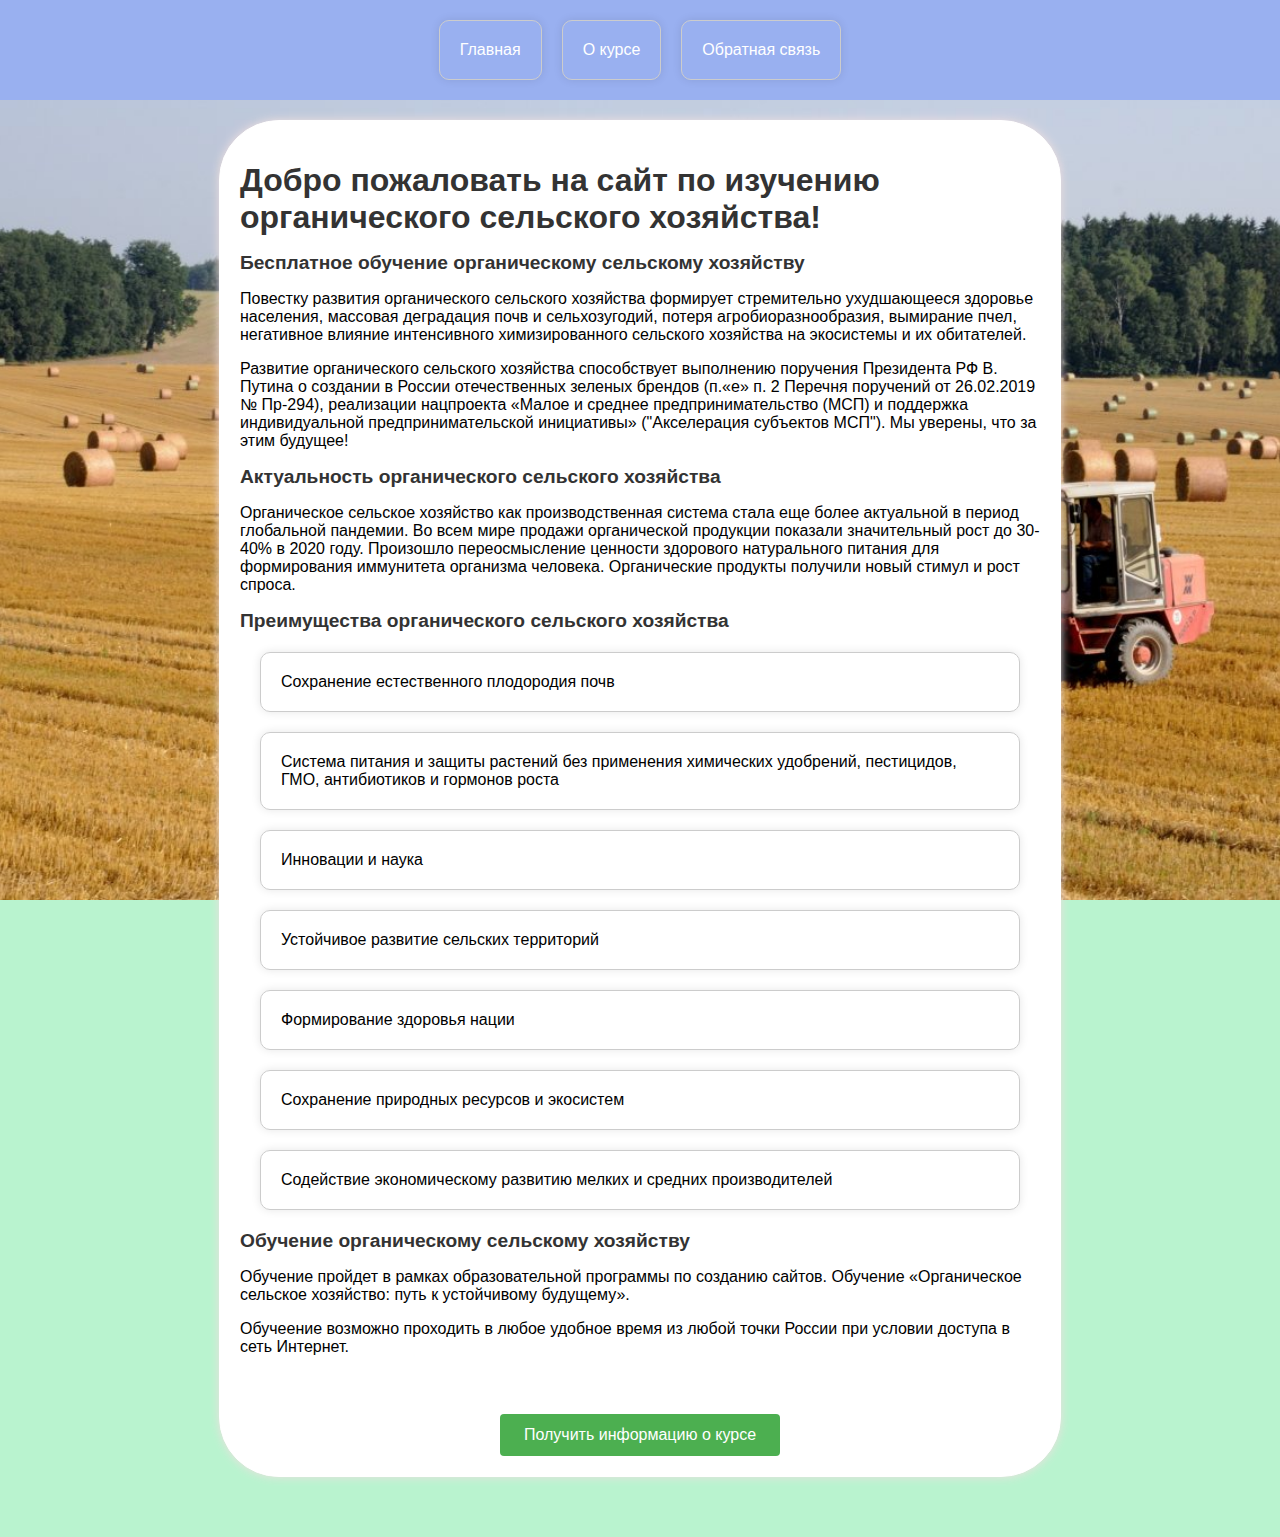
<file: index.html>
<!DOCTYPE html>
<html lang="ru">
<head>
  <meta charset="UTF-8">
  <meta name="viewport" content="width=device-width, initial-scale=1.0">
  <title>Главная страница</title>
  <link rel="stylesheet" href="style.css">
</head>
<body>
  <header>
    <nav>
      <ul>
        <li><a href="#" id="home-link" class="ll">Главная</a></li>
        <li><a href="#" id="about-link">О курсе</a></li>
        <li><a href="#" id="contact-link">Обратная связь</a></li>
      </ul>
    </nav>
  </header>

  <main>

    <section id="home-content">
        <h1>Добро пожаловать на сайт по изучению органического сельского хозяйства!</h1>
        <h2>Бесплатное обучение органическому сельскому хозяйству</h2>
    <p>Повестку развития органического сельского хозяйства формирует стремительно ухудшающееся здоровье населения, массовая деградация почв и сельхозугодий, потеря агробиоразнообразия, вымирание пчел, негативное влияние интенсивного химизированного сельского хозяйства на экосистемы и их обитателей.</p>
    <p>Развитие органического сельского хозяйства способствует выполнению поручения Президента РФ В. Путина о создании в России отечественных зеленых брендов 
        (п.«е» п. 2 Перечня поручений от 26.02.2019 № Пр-294), реализации нацпроекта «Малое и среднее предпринимательство (МСП) и поддержка индивидуальной 
        предпринимательской инициативы» ("Акселерация субъектов МСП"). Мы уверены, что за этим будущее!</p>
    
    <h2>Актуальность органического сельского хозяйства</h2>
    <p>Органическое сельское хозяйство как производственная система стала еще более актуальной в период глобальной пандемии. Во всем мире продажи органической продукции показали значительный рост до 30-40% в 2020 году. Произошло переосмысление ценности здорового натурального питания для формирования иммунитета организма человека. Органические продукты получили новый стимул и рост спроса.</p>
    <h2>Преимущества органического сельского хозяйства</h2>
    <ul>
        <li class="ll">Сохранение естественного плодородия почв</li>
        <li>Система питания и защиты растений без применения химических удобрений, пестицидов, ГМО, антибиотиков и гормонов роста</li>
        <li>Инновации и наука</li>
        <li>Устойчивое развитие сельских территорий</li>
        <li>Формирование здоровья нации</li>
        <li>Сохранение природных ресурсов и экосистем</li>
        <li>Содействие экономическому развитию мелких и средних производителей</li>
    </ul>
    <h2>Обучение органическому сельскому хозяйству</h2>
    <p>Обучение пройдет в рамках образовательной программы по созданию сайтов. Обучение «Органическое сельское хозяйство: путь к устойчивому будущему».</p>
    <p>Обучеение возможно проходить в любое удобное время из любой точки России при условии доступа в сеть Интернет.</p>

    <div id="next-button">
    </br>
    <button type="submit" id="about-link1">Получить информацию о курсе</button>
    </div>
    <div id="countdown"></div>
      </section>

    <section id="about-content" style="display: none;">
      
<h1>Описание курса</h1> 
<h3>Органическое сельское хозяйство: путь к устойчивому будущему</h3>
<p>Этот курс по органическому сельскому хозяйству откроет для вас мир устойчивого земледелия. Вы погрузитесь в изучение принципов и 
    практик, которые не только производят здоровые, экологически чистые продукты, но и способствуют сохранению окружающей среды и биоразнообразия. 
    Будь вы опытным фермером, начинающим агрономом или просто неравнодушным к экологичному образу жизни, этот курс станет для вас всеобъемлющим путешествием 
    в мир органического земледелия.</p> 
    <h3>Ключевые моменты</h3> 
    <ul> 
        <li>Исследуйте богатую историю и эволюцию органического сельского хозяйства - 
        от традиционных методов до современных инноваций.</li> 
        <li>Изучите, как органическое земледелие поддерживает здоровье почвы, биоразнообразие и баланс экосистемы.</li> 
        <li>Освойте искусство выращивания культур без синтетических химикатов, пестицидов и ГМО.</li> 
        <li>Получите знания о устойчивых агротехнических приемах, которые сберегают воду, снижают загрязнение и борются с изменением климата.</li> 
        <li>Разберитесь в экономической жизнеспособности и растущем спросе на органическую продукцию.</li> 
        <li>Взаимодействуйте с экспертами, изучайте кейсы и участвуйте в практических занятиях, чтобы углубить свои знания и навыки в органическом земледелии.</li> 
    </ul> 
    <h3>Кому подойдет этот курс</h3> 
    <ul> 
        <li>Фермерам, желающим перейти на органические методы ведения хозяйства.</li> 
        <li>Энтузиастам сельского хозяйства, интересующимся устойчивыми практиками.</li> 
        <li>Защитникам окружающей среды и сторонникам здорового образа жизни.</li> 
        <li>Студентам и специалистам, стремящимся расширить свои знания в экологичном земледелии.</li> 
    </ul> 
    <h3>Почему выбрать этот курс</h3> 
    <ul> 
        <li>Приобретите практические навыки, соответствующие глобальным тенденциям к органическому и устойчивому сельскому хозяйству.</li> 
        <li>Присоединитесь к сообществу единомышленников, заинтересованных в сохранении природы и продвижении здорового образа жизни.</li>
         <li>Расширьте свои знания, которые могут привести к увлекательной карьере в быстрорастущей индустрии органического земледелия.</li> 
        </ul> 
        <p>Проходя этот курс по органическому сельскому хозяйству, вы отправляетесь в захватывающее путешествие к более зеленому, здоровому и устойчивому 
            будущему для сельского хозяйства и нашей планеты.</p>
        <div id="next-button1">
        </br>
        <button type="submit" id="about-link1">Перейти к изучению материалов курса</button>
        </div>
        <div id="countdown"></div>
            <script>
      const nextButton = document.getElementById('next-button1');
      const button = nextButton.querySelector('button');
        button.addEventListener('click', () => {
          window.location.href = 'lesson-1.html'; // 
      });
        </script>
    </section>

    <section id="contact-content" style="display: none;">
            <h2>Оставьте отзыв о курсе в форме ниже </h2>
            <p style="color: red; font-weight: bold;"> (форма на тех. обслуживании, направляйте пожелания и предложения на my@dadevyatkin.ru)</p>
            <form id="feedback-form">
              <label for="name">Ваше имя:</label>
              <input type="text" id="name" name="name">
              
              <label for="email">Ваш Email:</label>
              <input type="email" id="email" name="email">
              
              <label for="message">Ваши пожелания и предложения:</label>
              <textarea id="message" name="message" rows="4"></textarea>
              
              <button type="submit">Отправить пожелания!</button>
            </form>
          </section>
  </main>

  <script src="script.js"></script>
</body>
</html>
</file>
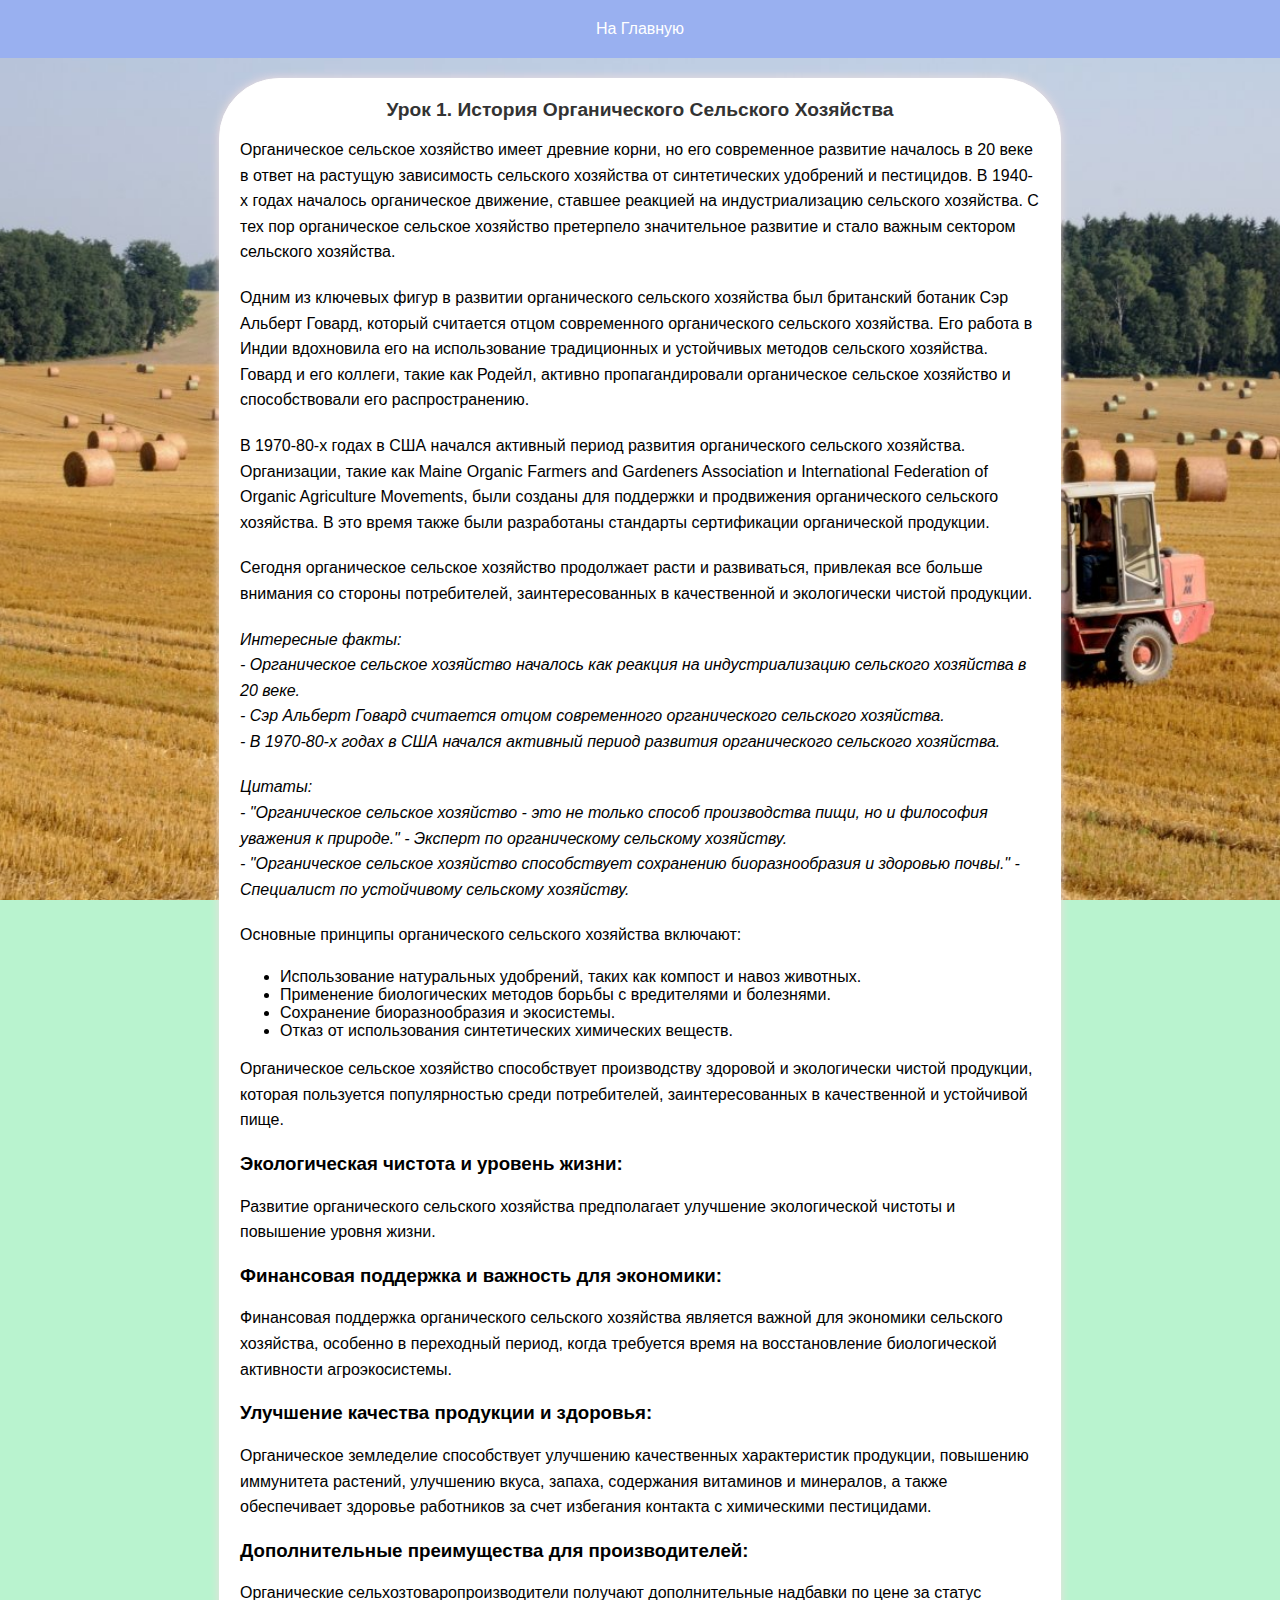
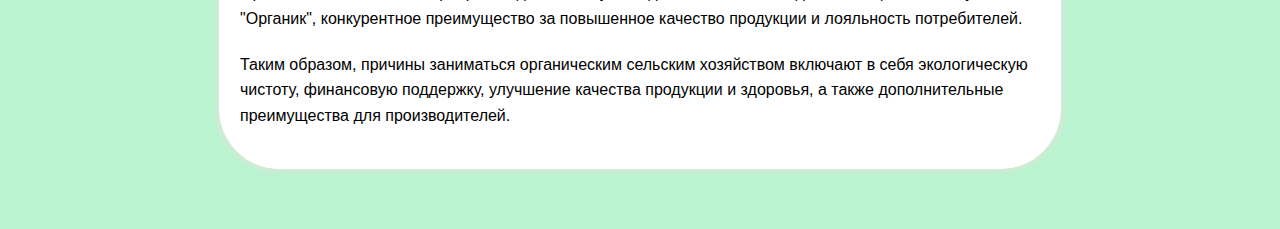
<file: lesson-1.html>
<!DOCTYPE html>
<html lang="ru">
<head>
  <meta charset="UTF-8">
  <meta name="viewport" content="width=device-width, initial-scale=1.0">
  <title>Изучение и Тестирование</title>
  <link rel="stylesheet" href="styleProgramm.css">
</head>
<body>


  <header>
    <nav>
      <ul>
        <li><a href="index.html" id="home-link">На Главную</a></li>
      </ul>
    </nav>
  </header>

  <main>

    
    <section>
      <h2>Урок 1. История Органического Сельского Хозяйства</h2>
      
      <p>Органическое сельское хозяйство имеет древние корни, но его современное развитие началось в 20 веке в ответ на растущую зависимость сельского хозяйства от синтетических удобрений и пестицидов. В 1940-х годах началось органическое движение, ставшее реакцией на индустриализацию сельского хозяйства. С тех пор органическое сельское хозяйство претерпело значительное развитие и стало важным сектором сельского хозяйства.</p>
      <p>Одним из ключевых фигур в развитии органического сельского хозяйства был британский ботаник Сэр Альберт Говард, который считается отцом современного органического сельского хозяйства. Его работа в Индии вдохновила его на использование традиционных и устойчивых методов сельского хозяйства. Говард и его коллеги, такие как Родейл, активно пропагандировали органическое сельское хозяйство и способствовали его распространению.</p>
      <p>В 1970-80-х годах в США начался активный период развития органического сельского хозяйства. Организации, такие как Maine Organic Farmers and Gardeners Association и International Federation of Organic Agriculture Movements, были созданы для поддержки и продвижения органического сельского хозяйства. В это время также были разработаны стандарты сертификации органической продукции.</p>
      <p>Сегодня органическое сельское хозяйство продолжает расти и развиваться, привлекая все больше внимания со стороны потребителей, заинтересованных в качественной и экологически чистой продукции.</p>
      <p class="interesting-facts">
          Интересные факты:<br>
          - Органическое сельское хозяйство началось как реакция на индустриализацию сельского хозяйства в 20 веке.<br>
          - Сэр Альберт Говард считается отцом современного органического сельского хозяйства.<br>
          - В 1970-80-х годах в США начался активный период развития органического сельского хозяйства.
      </p>
      <p class="quote">
          Цитаты:<br>
          - "Органическое сельское хозяйство - это не только способ производства пищи, но и философия уважения к природе." - Эксперт по органическому сельскому хозяйству.<br>
          - "Органическое сельское хозяйство способствует сохранению биоразнообразия и здоровью почвы." - Специалист по устойчивому сельскому хозяйству.
      </p>
      <p>Основные принципы органического сельского хозяйства включают:</p>
      <ul>
          <li>Использование натуральных удобрений, таких как компост и навоз животных.</li>
          <li>Применение биологических методов борьбы с вредителями и болезнями.</li>
          <li>Сохранение биоразнообразия и экосистемы.</li>
          <li>Отказ от использования синтетических химических веществ.</li>
      </ul>
      
      <p>Органическое сельское хозяйство способствует производству здоровой и экологически чистой продукции, которая пользуется популярностью среди потребителей, 
        заинтересованных в качественной и устойчивой пище.</p>


        <h3>Экологическая чистота и уровень жизни:</h3> 
        <p>Развитие органического сельского хозяйства предполагает улучшение экологической чистоты и повышение уровня жизни.</p> 
        <h3>Финансовая поддержка и важность для экономики:</h3> 
        <p>Финансовая поддержка органического сельского хозяйства является важной для экономики сельского хозяйства, особенно в переходный период, 
          когда требуется время на восстановление биологической активности агроэкосистемы.</p> 
          <h3>Улучшение качества продукции и здоровья:</h3> 
          <p>Органическое земледелие способствует улучшению качественных характеристик продукции, повышению иммунитета растений, улучшению вкуса, запаха, 
            содержания витаминов и минералов, а также обеспечивает здоровье работников за счет избегания контакта с химическими пестицидами.</p> 
            <h3>Дополнительные преимущества для производителей:</h3> 
            <p>Органические сельхозтоваропроизводители получают дополнительные надбавки по цене за статус "Органик", конкурентное преимущество за повышенное 
              качество продукции и лояльность потребителей.</p> <p>Таким образом, причины заниматься органическим сельским хозяйством включают в себя экологическую чистоту, 
                финансовую поддержку, улучшение качества продукции и здоровья, а также дополнительные преимущества для производителей.</p>
    <!-- </br> -->

      <div id="next-button">
      <!-- </br> -->
      <button type="submit">Пройти тестирование по уроку №1</button>
      </div>
      <div id="countdown"></div>
    </section>

    <script>
      const nextButton = document.getElementById('next-button');
      const button = nextButton.querySelector('button');
      const countdownElement = document.getElementById('countdown');

      let countdownTimer;
      let timeRemaining = 60; // 180


      function showNextButton() {
          nextButton.style.display = 'block';
          clearInterval(countdownTimer);
          countdownElement.textContent = '';
      }

      function updateCountdown() {
          countdownElement.textContent = `Прочитайте внимательно текст для ответа на вопросы. Тест будет доступен через ${timeRemaining} секунд`;
          timeRemaining--;

          if (timeRemaining < 0) {
              showNextButton();
          }
      }


      countdownTimer = setInterval(updateCountdown, 1000);


      button.addEventListener('click', () => {
          window.location.href = 'test-1.html'; // 
      });
  </script>
</head>

</body>
</html>
</file>
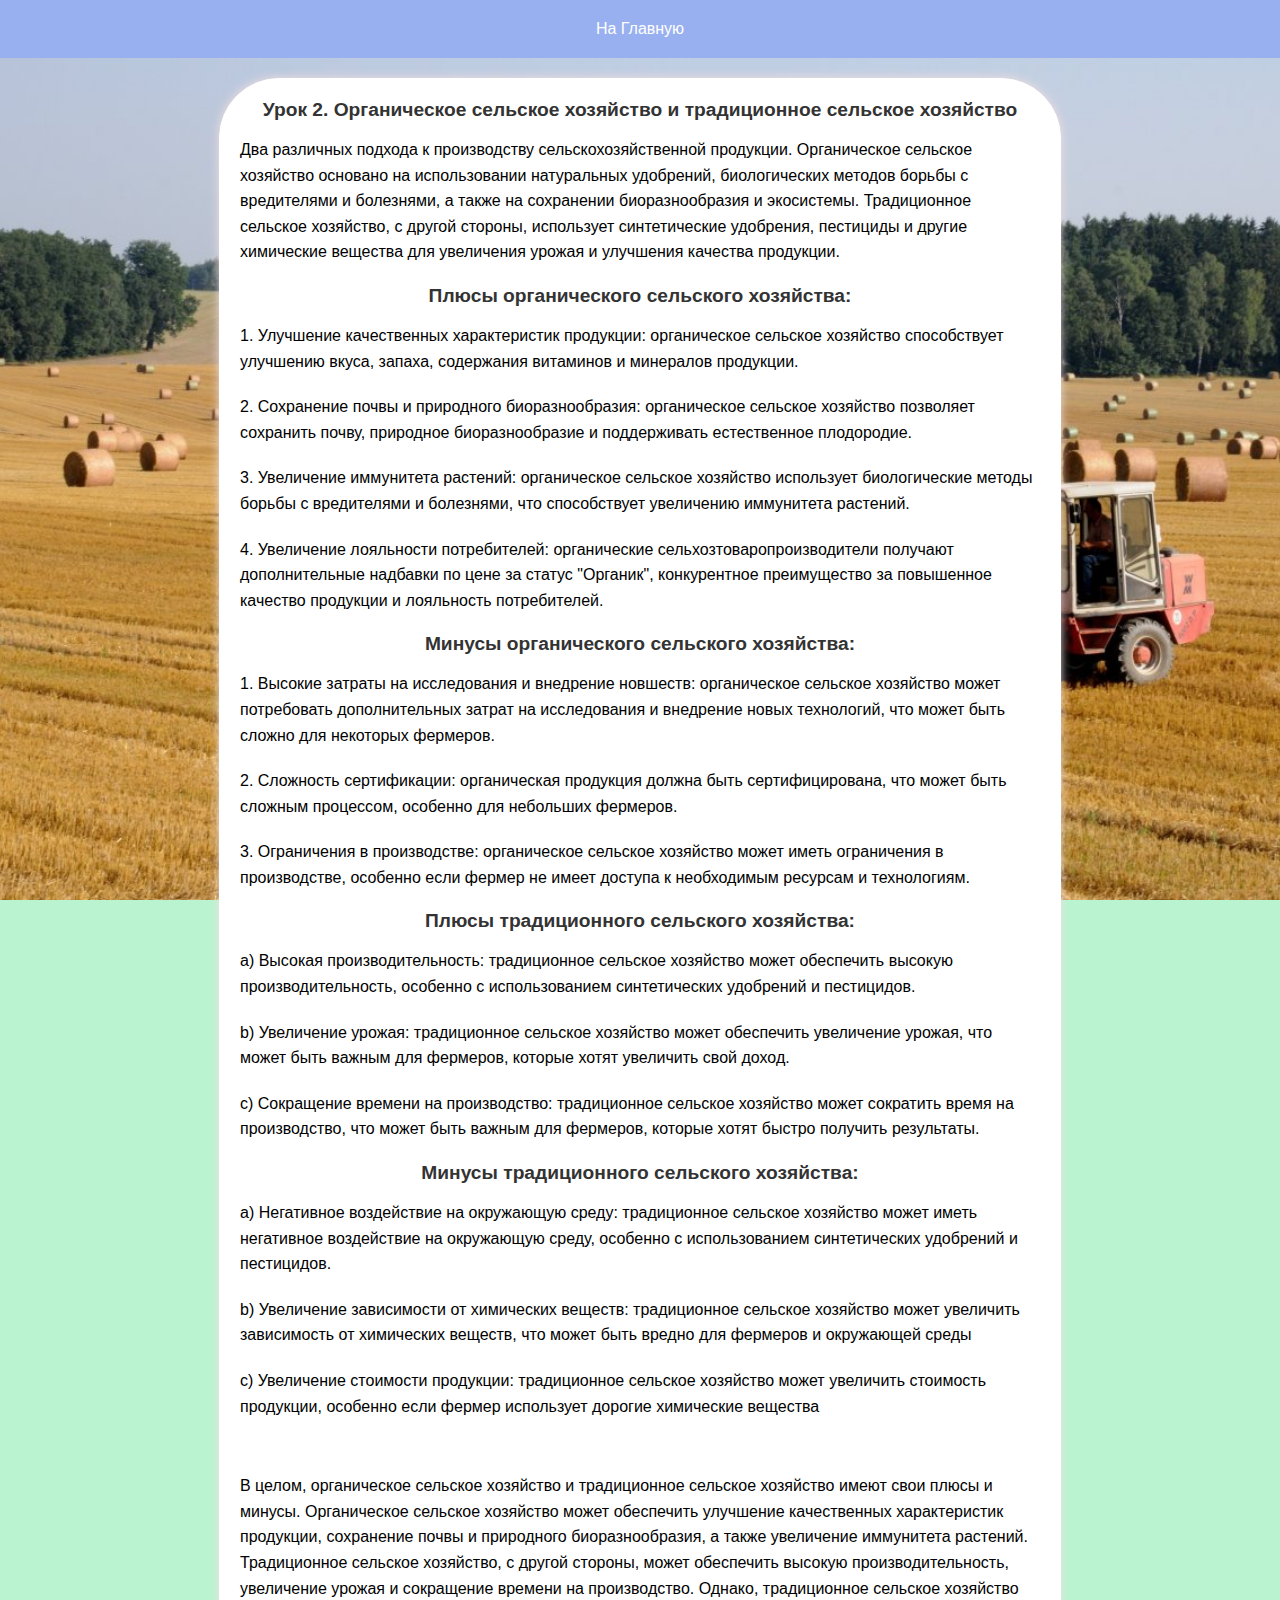
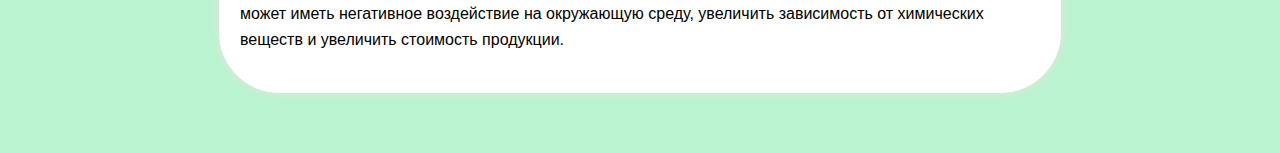
<file: lesson-2.html>
<!DOCTYPE html>
<html lang="ru">
<head>
  <meta charset="UTF-8">
  <meta name="viewport" content="width=device-width, initial-scale=1.0">
  <title>Изучение и Тестирование</title>
  <link rel="stylesheet" href="styleProgramm.css">
</head>
<body>


  <header>
    <nav>
      <ul>
        <li><a href="index.html" id="home-link">На Главную</a></li>
      </ul>
    </nav>
  </header>

  <main>

    
    <section>
      <h2>Урок 2. Органическое сельское хозяйство и традиционное сельское хозяйство</h2>
      <p>Два различных подхода к производству сельскохозяйственной продукции. Органическое сельское хозяйство основано на использовании натуральных удобрений, биологических методов борьбы с вредителями и болезнями, а также на сохранении биоразнообразия и экосистемы. Традиционное сельское хозяйство, с другой стороны, использует синтетические удобрения, пестициды и другие химические вещества для увеличения урожая и улучшения качества продукции.</p>
    
      <h2>Плюсы органического сельского хозяйства:</h2>
      <p>1. Улучшение качественных характеристик продукции: органическое сельское хозяйство способствует улучшению вкуса, запаха, содержания витаминов и минералов продукции.</p>
      <p>2. Сохранение почвы и природного биоразнообразия: органическое сельское хозяйство позволяет сохранить почву, природное биоразнообразие и поддерживать естественное плодородие.</p>
      <p>3. Увеличение иммунитета растений: органическое сельское хозяйство использует биологические методы борьбы с вредителями и болезнями, что способствует увеличению иммунитета растений.</p>
      <p>4. Увеличение лояльности потребителей: органические сельхозтоваропроизводители получают дополнительные надбавки по цене за статус "Органик", конкурентное преимущество за повышенное качество продукции и лояльность потребителей.</p>
    
      <h2>Минусы органического сельского хозяйства:</h2>
      <p>1. Высокие затраты на исследования и внедрение новшеств: органическое сельское хозяйство может потребовать дополнительных затрат на исследования и внедрение новых технологий, что может быть сложно для некоторых фермеров.</p>
      <p>2. Сложность сертификации: органическая продукция должна быть сертифицирована, что может быть сложным процессом, особенно для небольших фермеров.</p>
      <p>3. Ограничения в производстве: органическое сельское хозяйство может иметь ограничения в производстве, особенно если фермер не имеет доступа к необходимым ресурсам и технологиям.</p>
    
      <h2>Плюсы традиционного сельского хозяйства:</h2>
      <p>а) Высокая производительность: традиционное сельское хозяйство может обеспечить высокую производительность, особенно с использованием синтетических удобрений и пестицидов.</p>
      <p>b) Увеличение урожая: традиционное сельское хозяйство может обеспечить увеличение урожая, что может быть важным для фермеров, которые хотят увеличить свой доход.</p>
      <p>c) Сокращение времени на производство: традиционное сельское хозяйство может сократить время на производство, что может быть важным для фермеров, которые хотят быстро получить результаты.</p>
    
      <h2>Минусы традиционного сельского хозяйства:</h2>
      <p>a) Негативное воздействие на окружающую среду: традиционное сельское хозяйство может иметь негативное воздействие на окружающую среду, особенно с использованием синтетических удобрений и пестицидов.</p>
      <p>b) Увеличение зависимости от химических веществ: традиционное сельское хозяйство может увеличить зависимость от химических веществ, что может быть вредно для фермеров и окружающей среды</p>
      <p>c) Увеличение стоимости продукции: традиционное сельское хозяйство может увеличить стоимость продукции, особенно если фермер использует дорогие химические вещества</p>
    </br>
  <p>В целом, органическое сельское хозяйство и традиционное сельское хозяйство имеют свои плюсы и минусы. Органическое сельское хозяйство может обеспечить улучшение качественных характеристик продукции, сохранение почвы и природного биоразнообразия, а также увеличение иммунитета растений. Традиционное сельское хозяйство, с другой стороны, может обеспечить высокую производительность, увеличение урожая и сокращение времени на производство. Однако, традиционное сельское хозяйство может иметь негативное воздействие на окружающую среду, увеличить зависимость от химических веществ и увеличить стоимость продукции.</p>

      <div id="next-button">
      <!-- </br> -->
      <button type="submit">Пройти тестирование по уроку №2</button>
      </div>
      <div id="countdown"></div>
    </section>

    <script>
      const nextButton = document.getElementById('next-button');
      const button = nextButton.querySelector('button');
      const countdownElement = document.getElementById('countdown');

      let countdownTimer;
      let timeRemaining = 80; // 180 

   
      function showNextButton() {
          nextButton.style.display = 'block';
          clearInterval(countdownTimer);
          countdownElement.textContent = '';
      }

      function updateCountdown() {
          countdownElement.textContent = `Прочитайте внимательно текст для ответа на вопросы. Тест будет доступен через ${timeRemaining} секунд`;
          timeRemaining--;

          if (timeRemaining < 0) {
              showNextButton();
          }
      }

      countdownTimer = setInterval(updateCountdown, 1000);

      button.addEventListener('click', () => {
          window.location.href = 'test-2.html'; // 
      });
  </script>
</head>

</body>
</html>
</file>
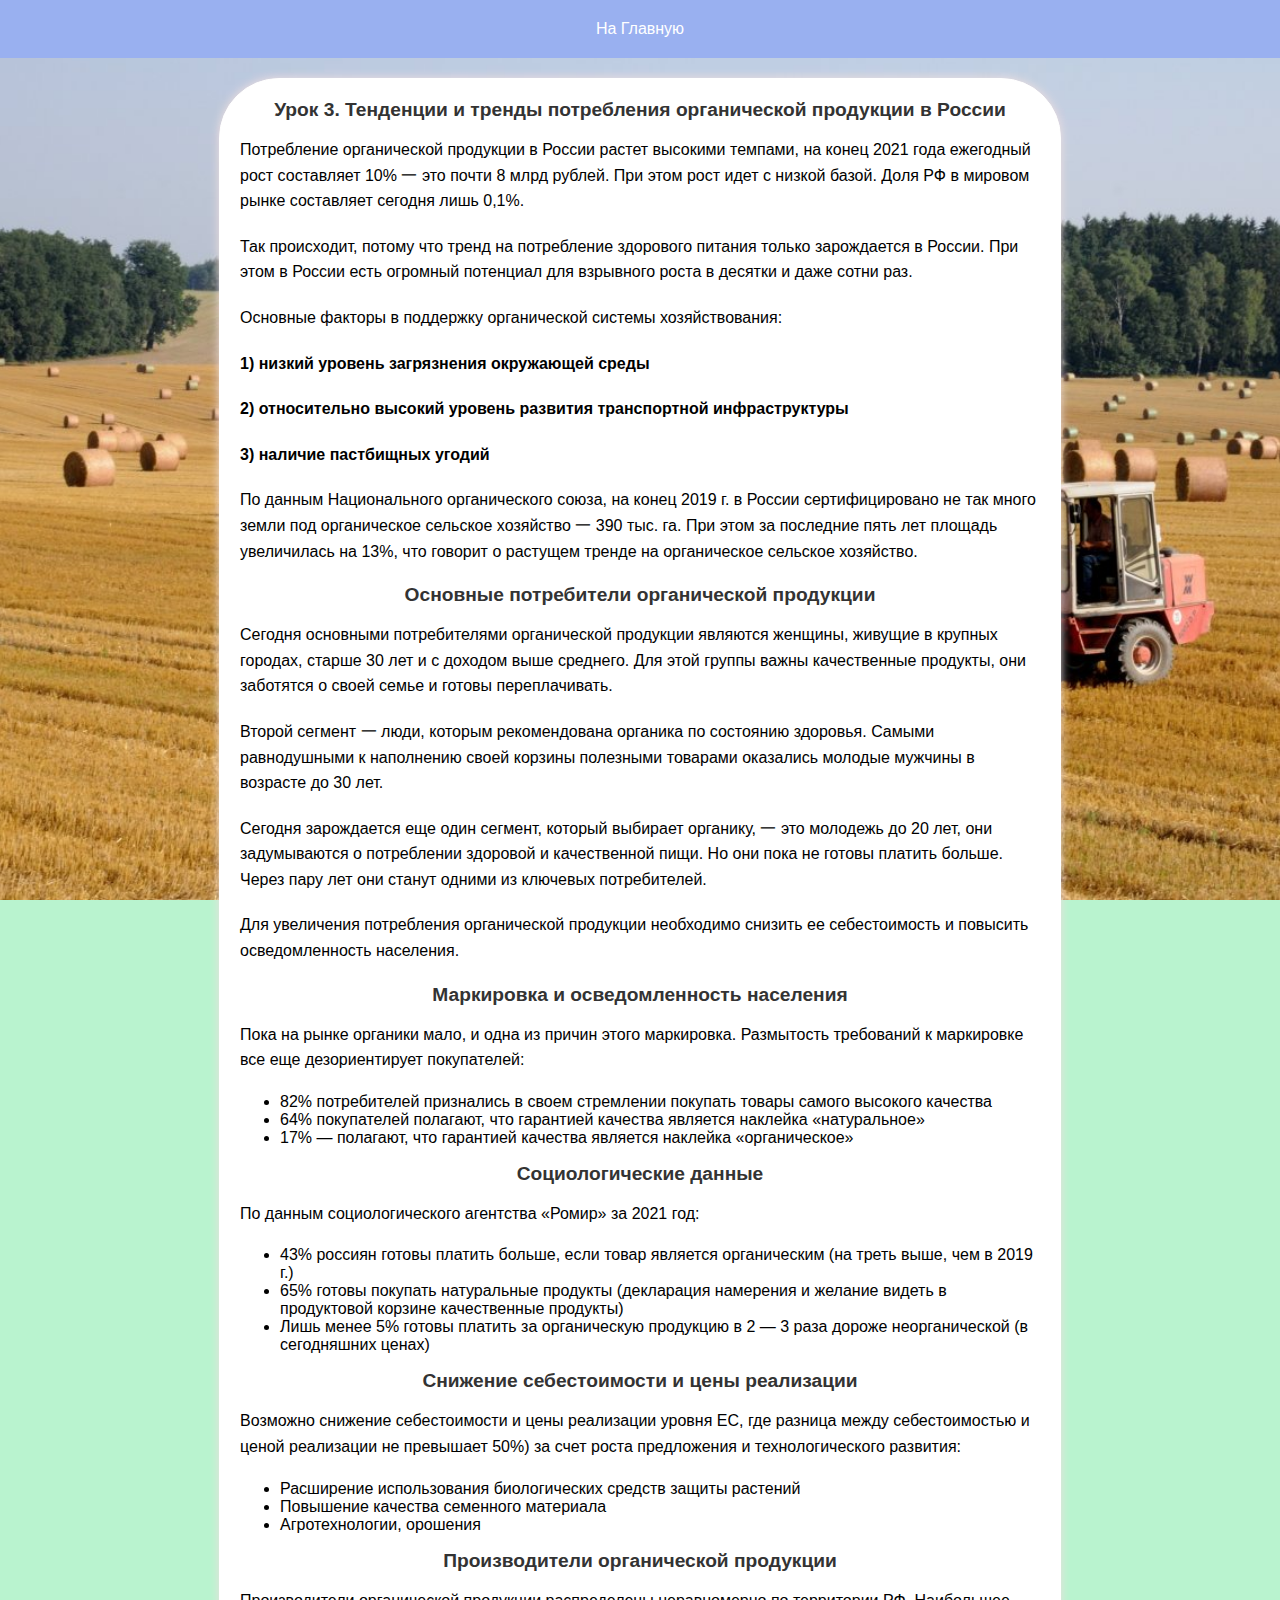
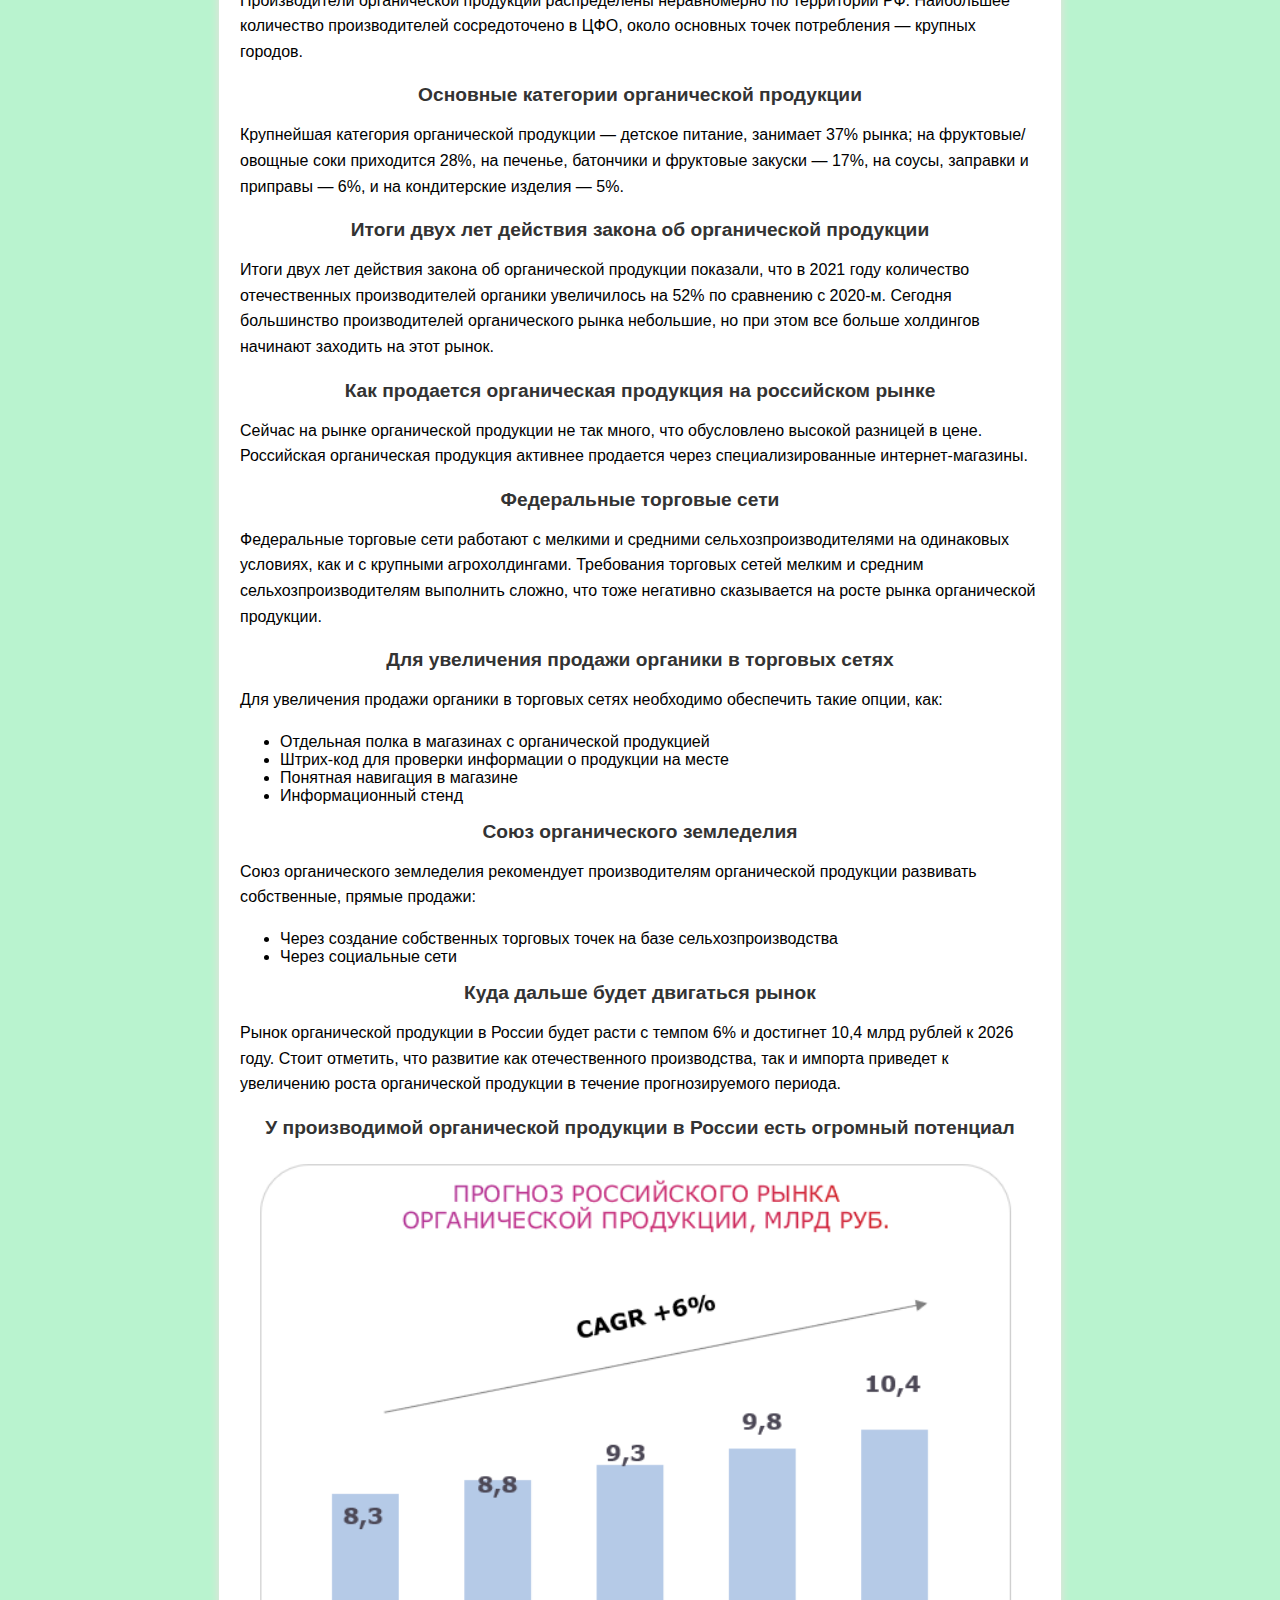
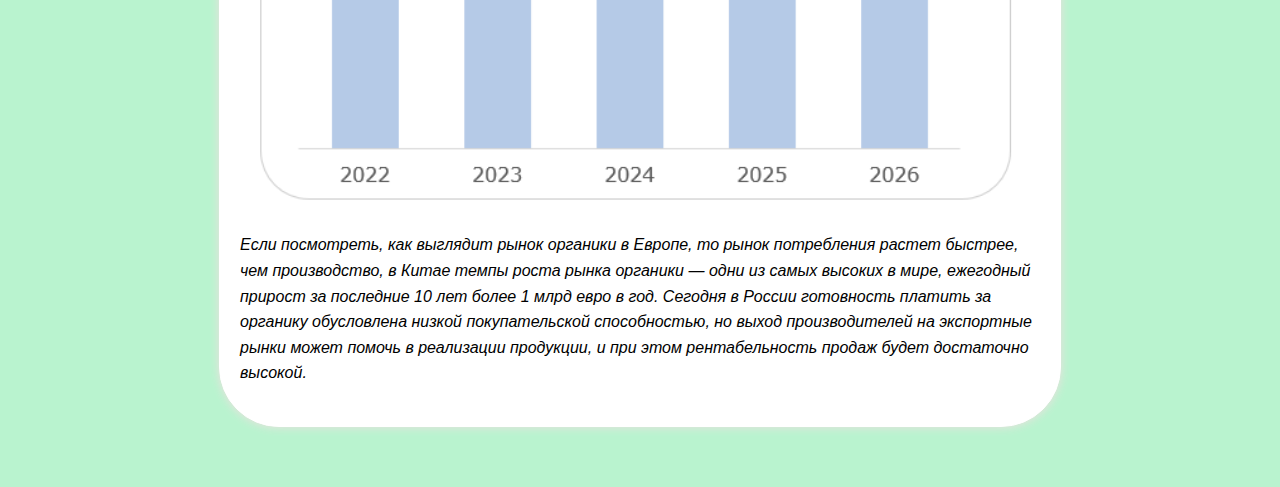
<file: lesson-3.html>
<!DOCTYPE html>
<html lang="ru">
<head>
  <meta charset="UTF-8">
  <meta name="viewport" content="width=device-width, initial-scale=1.0">
  <title>Изучение и Тестирование</title>
  <link rel="stylesheet" href="styleProgramm.css">
</head>
<body>


  <header>
    <nav>
      <ul>
        <li><a href="index.html" id="home-link">На Главную</a></li>
      </ul>
    </nav>
  </header>

  <main>

    
    <section>
      <h2>Урок 3. Тенденции и тренды потребления органической продукции в России</h2>
      <p>Потребление органической продукции в России растет высокими темпами, на конец 2021 года ежегодный рост составляет 10% 一 
        это почти 8 млрд рублей. При этом рост идет с низкой базой. Доля РФ в мировом рынке составляет сегодня лишь 0,1%.</p>
    
      <p>Так происходит, потому что тренд на потребление здорового питания только зарождается в России. При этом в России есть огромный потенциал для взрывного роста в десятки и даже сотни раз.</p>
      <p>Основные факторы в поддержку органической системы хозяйствования:</p>

      <p><b>1) низкий уровень загрязнения окружающей среды</b></p>
      <p><b>2) относительно высокий уровень развития транспортной инфраструктуры</b></p>
      <p><b>3) наличие пастбищных угодий</b></p>

      <p>По данным Национального органического союза, на конец 2019 г. в России сертифицировано не так много земли под органическое сельское хозяйство 一 
        390 тыс. га. При этом за последние пять лет площадь увеличилась на 13%, что говорит о растущем тренде на органическое сельское хозяйство.</p>
    
      <h2>Основные потребители органической продукции</h2>
      <p>Сегодня основными потребителями органической продукции являются женщины, живущие в крупных городах, старше 30 лет и с доходом выше среднего. Для этой группы важны качественные продукты, они заботятся о своей семье и готовы переплачивать.</p>
      <p>Второй сегмент 一 люди, которым рекомендована органика по состоянию здоровья. Самыми равнодушными к наполнению своей корзины полезными товарами оказались молодые мужчины в возрасте до 30 лет.</p>
      <p>Сегодня зарождается еще один сегмент, который выбирает органику, 一 это молодежь до 20 лет, они задумываются о потреблении здоровой и качественной пищи. Но они пока не готовы платить больше. Через пару лет они станут одними из ключевых потребителей.</p>
        
      <p>Для увеличения потребления органической продукции необходимо снизить ее себестоимость и повысить осведомленность населения.</p>

      <h2>Маркировка и осведомленность населения</h2>
      <p>Пока на рынке органики мало, и одна из причин этого маркировка. Размытость требований к маркировке все еще дезориентирует покупателей:</p>
      <ul>
        <li>82% потребителей признались в своем стремлении покупать товары самого высокого качества</li>
        <li>64% покупателей полагают, что гарантией качества является наклейка «натуральное»</li>
        <li>17% — полагают, что гарантией качества является наклейка «органическое»</li>
      </ul>
    
      <h2>Социологические данные</h2>
      <p>По данным социологического агентства «Ромир» за 2021 год:</p>
      <ul>
        <li>43% россиян готовы платить больше, если товар является органическим (на треть выше, чем в 2019 г.)</li>
        <li>65% готовы покупать натуральные продукты (декларация намерения и желание видеть в продуктовой корзине качественные продукты)</li>
        <li>Лишь менее 5% готовы платить за органическую продукцию в 2 — 3 раза дороже неорганической (в сегодняшних ценах)</li>
      </ul>
    
      <h2>Снижение себестоимости и цены реализации</h2>
      <p>Возможно снижение себестоимости и цены реализации уровня ЕС, где разница между себестоимостью и ценой реализации не превышает 50%) за счет роста предложения и технологического развития:</p>
      <ul>
        <li>Расширение использования биологических средств защиты растений</li>
        <li>Повышение качества семенного материала</li>
        <li>Агротехнологии, орошения</li>
      </ul>
    
      <h2>Производители органической продукции</h2>
      <p>Производители органической продукции распределены неравномерно по территории РФ. Наибольшее количество производителей сосредоточено в ЦФО,
         около основных точек потребления — крупных городов.</p>
    
      <h2>Основные категории органической продукции</h2>
      <p>Крупнейшая категория органической продукции — детское питание, занимает 37% рынка; на фруктовые/овощные соки приходится 28%, на печенье, батончики 
        и фруктовые закуски — 17%, на соусы, заправки и приправы — 6%, и на кондитерские изделия — 5%.</p>
    
      <h2>Итоги двух лет действия закона об органической продукции</h2>
      <p>Итоги двух лет действия закона об органической продукции показали, что в 2021 году количество отечественных производителей органики увеличилось
         на 52% по сравнению с 2020-м. Сегодня большинство производителей органического рынка небольшие, но при этом все больше холдингов начинают заходить на этот рынок.</p>
    
      <h2>Как продается органическая продукция на российском рынке</h2>
      <p>Сейчас на рынке органической продукции не так много, что обусловлено высокой разницей в цене. Российская органическая продукция активнее продается 
        через специализированные интернет-магазины.</p>
    
      <h2>Федеральные торговые сети</h2>
      <p>Федеральные торговые сети работают с мелкими и средними сельхозпроизводителями на одинаковых условиях, как и с крупными агрохолдингами. 
        Требования торговых сетей мелким и средним cельхозпроизводителям выполнить сложно, что тоже негативно сказывается на росте рынка органической продукции.</p>
    
      <h2>Для увеличения продажи органики в торговых сетях</h2>
      <p>Для увеличения продажи органики в торговых сетях необходимо обеспечить такие опции, как:</p>
      <ul>
        <li>Отдельная полка в магазинах с органической продукцией</li>
        <li>Штрих-код для проверки информации о продукции на месте</li>
        <li>Понятная навигация в магазине</li>
        <li>Информационный стенд</li>
      </ul>
    
      <h2>Союз органического земледелия</h2>
      <p>Союз органического земледелия рекомендует производителям органической продукции развивать собственные, прямые продажи:</p>
      <ul>
        <li>Через создание собственных торговых точек на базе сельхозпроизводства</li>
        <li>Через социальные сети</li>
      </ul>
    
      <h2>Куда дальше будет двигаться рынок</h2>
      <p>Рынок органической продукции в России будет расти с темпом 6% и достигнет 10,4 млрд рублей к 2026 году. Стоит отметить, что развитие как отечественного 
        производства, так и импорта приведет к увеличению роста органической продукции в течение прогнозируемого периода.</p>
    
      <h2>У производимой органической продукции в России есть огромный потенциал</h2>
      <img src="234.jpg" alt="">
      <p><i>Если посмотреть, как выглядит рынок органики в Европе, то рынок потребления растет быстрее, чем производство, в Китае темпы роста рынка органики — 
        одни из самых высоких в мире, ежегодный прирост за последние 10 лет более 1 млрд евро в год. Сегодня в России готовность платить за органику обусловлена 
        низкой покупательской способностью, но выход производителей на экспортные рынки может помочь в реализации продукции, и при этом рентабельность 
        продаж будет достаточно высокой.</i></p>











      <div id="next-button">
      <!-- </br> -->
      <button type="submit">Пройти тестирование по уроку №3</button>
      </div>
      <div id="countdown"></div>
    </section>

    <script>
      const nextButton = document.getElementById('next-button');
      const button = nextButton.querySelector('button');
      const countdownElement = document.getElementById('countdown');

      let countdownTimer;
      let timeRemaining = 80; // 240

      // Show the button and start the countdown after 60 seconds
      function showNextButton() {
          nextButton.style.display = 'block';
          clearInterval(countdownTimer);
          countdownElement.textContent = '';
      }

      function updateCountdown() {
          countdownElement.textContent = `Прочитайте внимательно текст для ответа на вопросы. Тест будет доступен через ${timeRemaining} секунд`;
          timeRemaining--;

          if (timeRemaining < 0) {
              showNextButton();
          }
      }

      // Start the countdown
      countdownTimer = setInterval(updateCountdown, 1000);

      // Redirect to the next page when the button is clicked
      button.addEventListener('click', () => {
          window.location.href = 'test-3.html'; // 
      });
  </script>
</head>

</body>
</html>
</file>
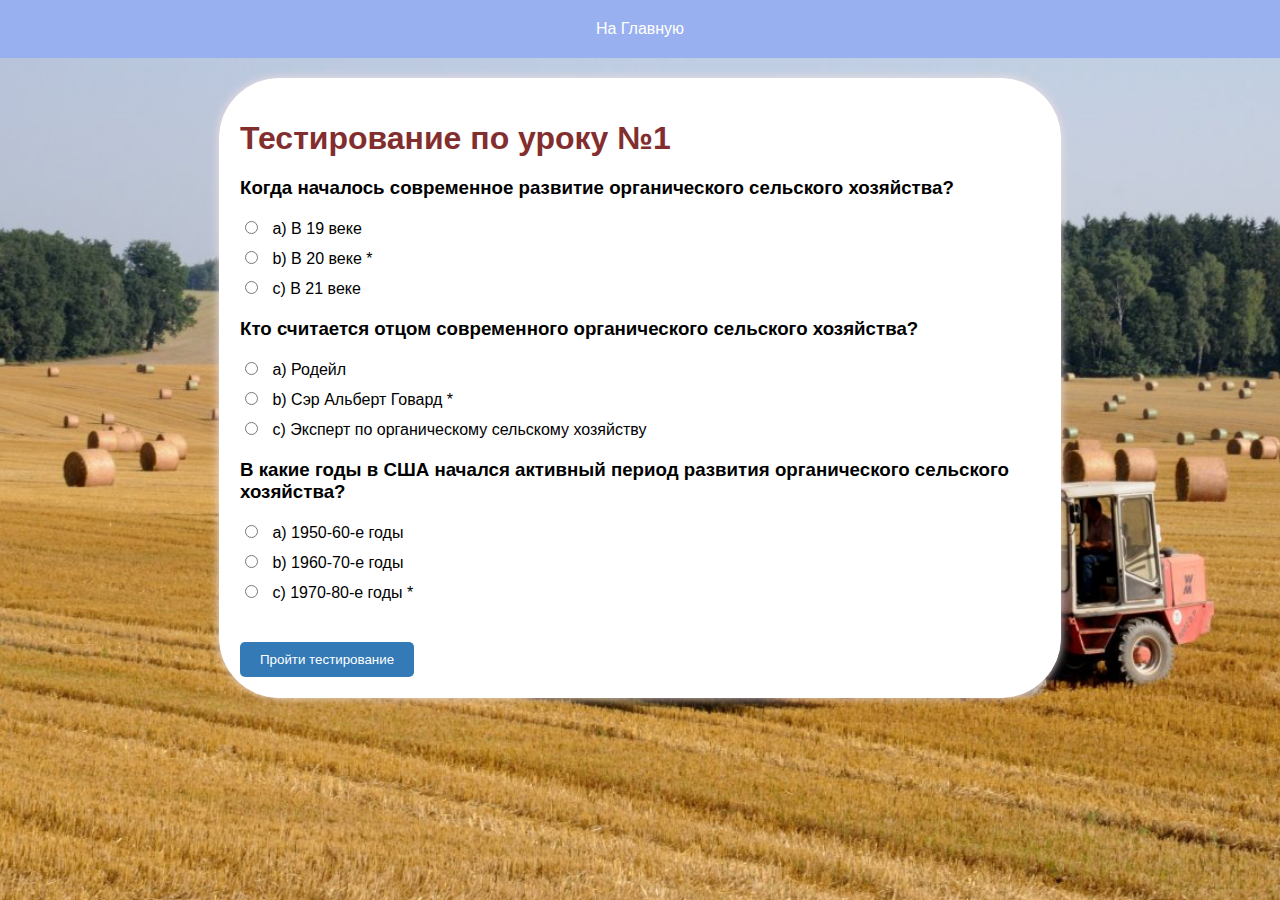
<file: test-1.html>
<!DOCTYPE html>
<html lang="ru">
<head>
  <meta charset="UTF-8">
  <meta name="viewport" content="width=device-width, initial-scale=1.0">
  <title>Тестирование по уроку 1</title>
  <link rel="stylesheet" href="styleProgramm.css">
</head>
<body>

  <header>
    <nav>
      <ul>
        <li><a href="index.html" id="home-link">На Главную</a></li>
      </ul>
    </nav>
  </header>

  <main>

    
    <section>
      
      <style> .question { margin-bottom: 20px; } .answer { margin-bottom: 10px; } .submit-button { margin-top: 20px; } </style> 
      </head> <body> <h1>Тестирование по уроку №1</h1> <div class="question"> 
        <h3>Когда началось современное развитие органического сельского хозяйства?</h3> <div class="answer"> 
          <input type="radio" name="q1" value="a"> a) В 19 веке </div> 
          <div class="answer"> <input type="radio" name="q1" value="b"> b) В 20 веке * </div> 
          <div class="answer"> <input type="radio" name="q1" value="c"> c) В 21 веке </div> 
          </div> <div class="question"> 
            <h3>Кто считается отцом современного органического сельского хозяйства?</h3> 
          <div class="answer"> <input type="radio" name="q2" value="a"> a) Родейл </div> 
          <div class="answer"> <input type="radio" name="q2" value="b"> b) Сэр Альберт Говард * </div> 
          <div class="answer"> <input type="radio" name="q2" value="c"> c) Эксперт по органическому сельскому хозяйству </div> 
          </div> <div class="question"> <h3>В какие годы в США начался активный период развития органического сельского хозяйства?</h3> 
          <div class="answer"> <input type="radio" name="q3" value="a"> a) 1950-60-е годы </div> 
          <div class="answer"> <input type="radio" name="q3" value="b"> b) 1960-70-е годы </div> 
          <div class="answer"> <input type="radio" name="q3" value="c"> c) 1970-80-е годы * </div> 
        </div> 
          <div class="submit-button"> <button onclick="checkAnswers()">Пройти тестирование</button> 
          </div> 
          <script> function checkAnswers() { var q1Answer = document.querySelector('input[name="q1"]:checked'); 
          var q2Answer = document.querySelector('input[name="q2"]:checked'); 
          var q3Answer = document.querySelector('input[name="q3"]:checked'); 
          if (q1Answer && q1Answer.value === 'b' && q2Answer && q2Answer.value === 'b' && q3Answer && q3Answer.value === 'c') { 

            alert("Все верно! Переходим к уроку №2");
            window.location.href = 'lesson-2.html'; } else { 

            alert("Это неверно. Попробуйте еще раз! Подсказка: слудуйте за звездами");
            var submitButton = document.querySelector('.submit-button'); 

            document.querySelectorAll('input[type="radio"]').forEach(function(radio) { radio.checked = false; }); } } function resetTest() { 

              var submitButton = document.querySelector('.submit-button'); 
              submitButton.innerHTML = '<button onclick="checkAnswers()">Пройти тестирование</button>'; } 
              </script> 
              
</head>

</body>
</html>
</file>
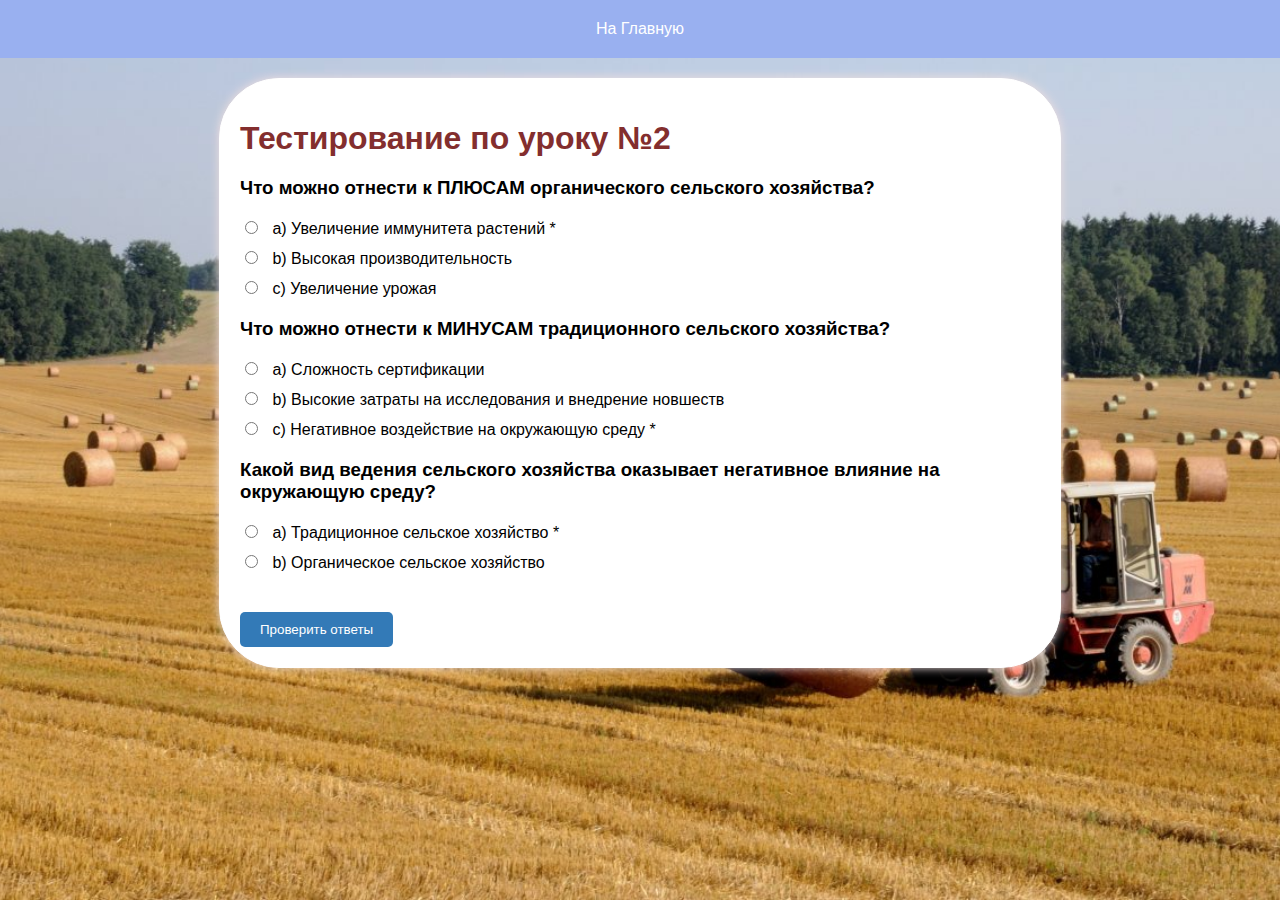
<file: test-2.html>
<!DOCTYPE html>
<html lang="ru">
<head>
  <meta charset="UTF-8">
  <meta name="viewport" content="width=device-width, initial-scale=1.0">
  <title>Тестирование по уроку 1</title>
  <link rel="stylesheet" href="styleProgramm.css">
</head>
<body>

  <header>
    <nav>
      <ul>
        <li><a href="index.html" id="home-link">На Главную</a></li>
      </ul>
    </nav>
  </header>

  <main>

    
    <section>
      

      <style> .question { margin-bottom: 20px; } .answer { margin-bottom: 10px; } .submit-button { margin-top: 20px; } </style> 
    </head> <body> <h1>Тестирование по уроку №2</h1> <div class="question"> 
      <h3>Что можно отнести к ПЛЮСАМ органического сельского хозяйства?</h3> <div class="answer"> 
        <input type="radio" name="q1" value="a"> a) Увеличение иммунитета растений *</div> 
        <div class="answer"> <input type="radio" name="q1" value="b"> b) Высокая производительность </div> 
        <div class="answer"> <input type="radio" name="q1" value="c"> c) Увеличение урожая </div> 
        </div> <div class="question"> 
          <h3>Что можно отнести к МИНУСАМ традиционного сельского хозяйства?</h3> 
        <div class="answer"> <input type="radio" name="q2" value="a"> a) Сложность сертификации </div> 
        <div class="answer"> <input type="radio" name="q2" value="b"> b) Высокие затраты на исследования и внедрение новшеств  </div> 
        <div class="answer"> <input type="radio" name="q2" value="c"> c) Негативное воздействие на окружающую среду * </div> 
        </div> <div class="question"> <h3>Какой вид ведения сельского хозяйства оказывает негативное влияние на окружающую среду?</h3> 
        <div class="answer"> <input type="radio" name="q3" value="a"> a) Традиционное сельское хозяйство * </div> 
        <div class="answer"> <input type="radio" name="q3" value="b"> b) Органическое сельское хозяйство </div> 
      </div> 
        <div class="submit-button"> <button onclick="checkAnswers()">Проверить ответы</button> 
        </div> 



      <script>
        function checkAnswers() {
          var q1Answer = document.querySelector('input[name="q1"]:checked');
          var q2Answer = document.querySelector('input[name="q2"]:checked');
          var q3Answer = document.querySelector('input[name="q3"]:checked');
    
          if (q1Answer && q1Answer.value === 'a' &&
              q2Answer && q2Answer.value === 'c' &&
              q3Answer && q3Answer.value === 'a') {

            alert("Все верно! Переходим к уроку №3");
            window.location.href = 'lesson-3.html';
          } else {
            
            var submitButton = document.querySelector('.submit-button');

            alert("Это неверно. Попробуйте еще раз! Подсказка: слудуйте за звездами");
    

            document.querySelectorAll('input[type="radio"]').forEach(function(radio) {
              radio.checked = false;
            });
          }
        }
    
      </script>
              
</head>

</body>
</html>
</file>
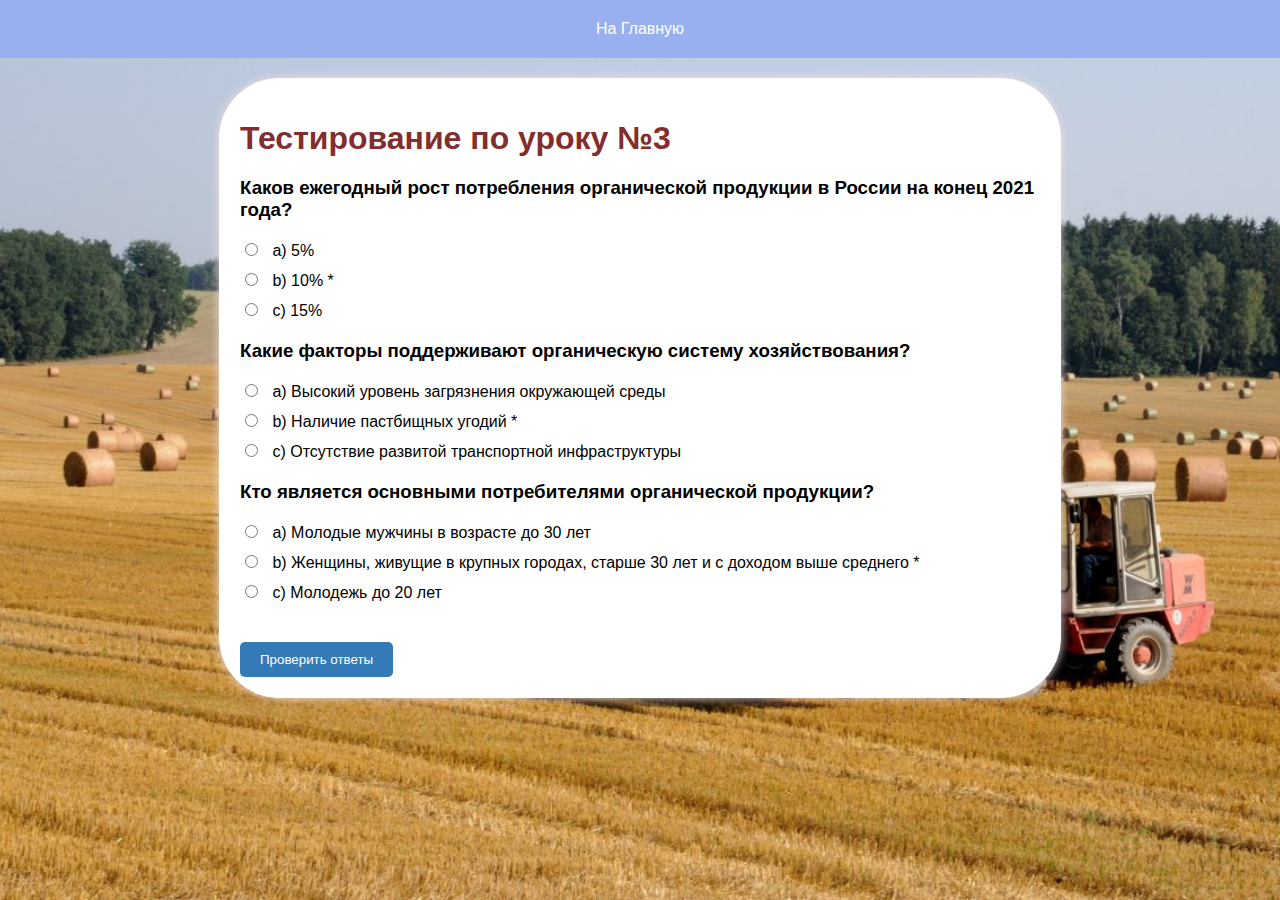
<file: test-3.html>
<!DOCTYPE html>
<html lang="ru">
<head>
  <meta charset="UTF-8">
  <meta name="viewport" content="width=device-width, initial-scale=1.0">
  <title>Тестирование по уроку 1</title>
  <link rel="stylesheet" href="styleProgramm.css">
</head>
<body>

  <header>
    <nav>
      <ul>
        <li><a href="index.html" id="home-link">На Главную</a></li>
      </ul>
    </nav>
  </header>

  <main>

    
    <section>
      

      <style> .question { margin-bottom: 20px; } .answer { margin-bottom: 10px; } .submit-button { margin-top: 20px; } </style> 
    </head> <body> <h1>Тестирование по уроку №3</h1> <div class="question"> 
      <h3>Каков ежегодный рост потребления органической продукции в России на конец 2021 года?</h3> <div class="answer"> 
        <input type="radio" name="q1" value="a"> a) 5%</div> 
        <div class="answer"> <input type="radio" name="q1" value="b"> b) 10% * </div> 
        <div class="answer"> <input type="radio" name="q1" value="c"> c) 15% </div> 
        </div> <div class="question"> 
          <h3>Какие факторы поддерживают органическую систему хозяйствования?</h3> 
        <div class="answer"> <input type="radio" name="q2" value="a"> a) Высокий уровень загрязнения окружающей среды </div> 
        <div class="answer"> <input type="radio" name="q2" value="b"> b) Наличие пастбищных угодий * </div> 
        <div class="answer"> <input type="radio" name="q2" value="c"> c) Отсутствие развитой транспортной инфраструктуры </div> 
        </div> <div class="question"> <h3>Кто является основными потребителями органической продукции?</h3> 
        <div class="answer"> <input type="radio" name="q3" value="a"> a) Молодые мужчины в возрасте до 30 лет </div> 
        <div class="answer"> <input type="radio" name="q3" value="b"> b) Женщины, живущие в крупных городах, старше 30 лет и с доходом выше среднего *</div> 
        <div class="answer"> <input type="radio" name="q3" value="b"> c) Молодежь до 20 лет </div> 
      </div> 
        <div class="submit-button"> <button onclick="checkAnswers()">Проверить ответы</button> 
        </div> 



      <script>
        function checkAnswers() {
          var q1Answer = document.querySelector('input[name="q1"]:checked');
          var q2Answer = document.querySelector('input[name="q2"]:checked');
          var q3Answer = document.querySelector('input[name="q3"]:checked');
    
          if (q1Answer && q1Answer.value === 'b' &&
              q2Answer && q2Answer.value === 'b' &&
              q3Answer && q3Answer.value === 'b') {

            alert("Поздравляем! Вы успешно прошли курс по доподготовке! Теперь можете посмотреть котиков! До свидания!");
            window.location.href = 'https://pro-kotikov.ru/';
          } else {
            
            var submitButton = document.querySelector('.submit-button');

            alert("Это неверно. Попробуйте еще раз! Подсказка: слудуйте за звездами");
    

            document.querySelectorAll('input[type="radio"]').forEach(function(radio) {
              radio.checked = false;
            });
          }
        }
    

      </script>
              
</head>

</body>
</html>
</file>
<file: style.css>
body {
  font-family: Arial, sans-serif;
  margin: 0;
  padding: 0;
  background-color: #b9f3cf;


  margin: 0;
  padding: 0;
  background-image: url("123.jpg");
  background-size: cover;
  background-position: center;
  background-repeat: no-repeat;
  background-attachment: fixed;
  min-height: 100vh;
}

header {
  background-color: #99b0f0;
  color: #fff;
  padding: 20px;
  text-align: center;
}

nav ul {
  list-style-type: none;
  margin: 0;
  padding: 0;
  display: flex;
  justify-content: center;
}

nav li {
  margin: 0 10px;
}

nav a {
  color: #fff;
  text-decoration: none;
}

main {
  padding: 20px;
  display: flex;
  flex-direction: column;
  align-items: center;
}

section {
  margin-bottom: 40px;
  padding: 20px;
  border: 1px solid #ffffff;
  border-radius: 60px;
  box-shadow: 0 0 10px rgb(240, 224, 224);
  background-color: #ffffff;
  max-width: 800px;
  min-width: 800px;
  
}

h1, h2 {
  color: #333;
  margin-bottom: 10px;
}

h2 {
  font-size: 1.2em;
}

ul {
  list-style: none;
  margin: 0;
  padding: 0;
}

li {
  margin-bottom: 10px;
}

a {
  text-decoration: none;
  color: #337ab7;
}

a:hover {
  color: #23527c;
}

ul.courses {
  list-style: none;
  margin: 0;
  padding: 0;
  display: flex;
  flex-wrap: wrap;
  justify-content: center;
}

li {
  margin: 20px;
  padding: 20px;
  border: 1px solid #ccc;
  border-radius: 10px;
  box-shadow: 0 0 10px rgba(0, 0, 0, 0.1);
  cursor: pointer;
}


li a {
  color: #ffffff;
  text-decoration: none;
}

li:hover {
  color: #f1f2f3;
  background-color: #4CAF50;
}

li.ll :hover {
  color: #f1f2f3;
  background-color: #4CAF50;
  cursor: default;
}

li a:hover {
  color: #23527c;
}

input[type="text"],
input[type="email"],
textarea {
  width: 100%;
  padding: 5px;
  margin-top: 5px;
  border: 1px solid #ccc;
  border-radius: 5px;
}


#next-button {
  text-align: center;
  margin-top: 40px;
}
#next-button button {
  background-color: #4CAF50;
  color: white;
  padding: 12px 24px;
  border: none;
  border-radius: 4px;
  cursor: pointer;
  font-size: 16px;
}

#next-button1 {
  text-align: center;
  margin-top: 40px;
}
#next-button1 button {
  background-color: #4CAF50;
  color: white;
  padding: 12px 24px;
  border: none;
  border-radius: 4px;
  cursor: pointer;
  font-size: 16px;
}


#about-link1:hover {
  background-color: #45a049; 
  font-size: 17px;
}

@media only screen and (max-width: 390px) {
  body {
    font-family: Arial, sans-serif;
    margin: 0;
    padding: 0;
    background-color: #b9f3cf;
    background-image: url("123.jpg");
    background-size: cover;
    background-position: center;
    background-repeat: no-repeat;
    background-attachment: fixed;
    min-height: 100vh;
  }

  header {
    background-color: #99b0f0;
    color: #fff;
    padding: 15px;
    text-align: center;
  }

  nav ul {
    list-style-type: none;
    margin: 0;
    padding: 0;
    display: flex;
    justify-content: center;
  }

  nav li {
    margin: 0 8px;
  }

  nav a {
    color: #fff;
    text-decoration: none;
    font-size: 14px;
  }

  main {
    padding: 15px;
    display: flex;
    flex-direction: column;
    align-items: center;
  }

  section {
    margin-bottom: 30px;
    padding: 15px;
    border: 1px solid #ffffff;
    border-radius: 40px;
    box-shadow: 0 0 10px rgb(240, 224, 224);
    background-color: #ffffff;
    max-width: 100%;
    min-width: 100%;
  }

  h1, h2 {
    color: #333;
    margin-bottom: 8px;
  }

  h2 {
    font-size: 1.1em;
  }

  li {
    margin-bottom: 8px;
  }

  ul.courses {
    justify-content: flex-start;
  }

  li {
    margin: 15px;
    padding: 15px;
  }

  input[type="text"],
  input[type="email"],
  textarea {
    padding: 4px;
    margin-top: 4px;
  }

  #next-button,
  #next-button1 {
    margin-top: 30px;
  }

  #next-button button,
  #next-button1 button {
    padding: 10px 20px;
    font-size: 14px;
  }

  #about-link1:hover {
    background-color: #45a049;
    font-size: 16px;
  }
}
</file>
<file: styleProgramm.css>
body {
    font-family: Arial, sans-serif;
    margin: 0;
    padding: 0;
    background-color: #f0f0f0;
  }
  
  header {
    background-color: #99b0f0;
    color: #fff;
    padding: 5px;
    text-align: center;
  }
  
  main {
    padding: 20px;
  }
  
  .learning-content,
  .quiz-content {
    max-width: 800px;
    margin: 0 auto;
    background-color: #fff;
    padding: 20px;
    border-radius: 10px;
    box-shadow: 0 0 10px rgba(0, 0, 0, 0.1);
    margin-bottom: 40px;
  }
  a {
    text-decoration: none;
    color: #337ab7;
  }
  h2 {
    margin-top: 0;
  }
  
  h3 {
    margin-top: 20px;
  }
  
  input[type="radio"] {
    margin-right: 10px;
  }
  
  button {
    margin-top: 20px;
    padding: 10px 20px;
    background-color: #337ab7;
    color: #fff;
    border: none;
    border-radius: 5px;
    cursor: pointer;
  }
  
  button:hover {
    background-color: #23527c;
  }

  h1, h2 {
    color: rgb(131, 46, 46);
    margin-bottom: 10px;
  }
  
  h2 {
    font-size: 1.2em;
  }

  #next-button {
    display: none;
    text-align: center;
    margin-top: 40px;
}
#next-button button {
    background-color: #4CAF50;
    color: white;
    padding: 12px 24px;
    border: none;
    border-radius: 4px;
    cursor: pointer;
    font-size: 16px;
}
#countdown {
    text-align: center;
    font-size: 24px;
    margin-top: 20px;
}

body {
  font-family: Arial, sans-serif;
  background-color: #b9f3cf;
  margin: 0;
  padding: 0;

  margin: 0;
  padding: 0;
  background-image: url("123.jpg");
  background-size: cover;
  background-position: center;
  background-repeat: no-repeat;
  background-attachment: fixed;
  min-height: 100vh;
}

img {
  width: 100%;
  height: auto;
  display: block;
}

.learning-content {
  max-width: 800px;
  margin: 20px auto;
  padding: 20px;
  background-color: #fff;
  border-radius: 5px;
  box-shadow: 0 2px 4px rgba(0, 0, 0, 0.1);
}
h2 {
  color: #333333;
  text-align: center;
}
p {
  line-height: 1.6;
  margin-bottom: 20px;
}
.interesting-facts {
  font-style: italic;
  margin-top: 20px;
}
.quote {
  font-style: italic;
  margin-top: 20px;
}

nav a {
  color: #fff;
  text-decoration: none;
}


header {
  background-color: #99b0f0;
  color: #fff;
  padding: 20px;
  text-align: center;
}

nav ul {
  list-style-type: none;
  margin: 0;
  padding: 0;
  display: flex;
  justify-content: center;
}

nav li {
  margin: 0 10px;
}

nav a {
  color: #fff;
  text-decoration: none;
}

section {
  margin-bottom: 40px;
  padding: 20px;
  border: 1px solid #ffffff;
  border-radius: 60px;
  box-shadow: 0 0 10px rgb(240, 224, 224);
  background-color: #ffffff;
  max-width: 800px;
  min-width: 800px;
  
}

main {
  padding: 20px;
  display: flex;
  flex-direction: column;
  align-items: center;
}

#home-link:hover {
  /* background-color: #45a049;  */
  font-size: 18px;
}

@media only screen and (max-width: 390px) {
  body {
    font-family: Arial, sans-serif;
    margin: 0;
    padding: 0;
    background-color: #b9f3cf;
    background-image: url("123.jpg");
    background-size: cover;
    background-position: center;
    background-repeat: no-repeat;
    background-attachment: fixed;
    min-height: 100vh;
  }

  header {
    background-color: #99b0f0;
    color: #fff;
    padding: 10px;
    text-align: center;
  }

  main {
    padding: 15px;
  }

  .learning-content,
  .quiz-content {
    max-width: 100%;
    margin: 0 auto 30px;
    background-color: #fff;
    padding: 15px;
    border-radius: 10px;
    box-shadow: 0 0 10px rgba(0, 0, 0, 0.1);
  }

  a {
    text-decoration: none;
    color: #337ab7;
  }

  h2 {
    margin-top: 0;
    font-size: 1.1em;
  }

  h3 {
    margin-top: 15px;
    font-size: 1em;
  }

  input[type="radio"] {
    margin-right: 8px;
  }

  button {
    margin-top: 15px;
    padding: 8px 16px;
    background-color: #337ab7;
    color: #fff;
    border: none;
    border-radius: 5px;
    cursor: pointer;
    font-size: 14px;
  }

  button:hover {
    background-color: #23527c;
  }

  #next-button,
  #next-button1 {
    display: none;
    text-align: center;
    margin-top: 30px;
  }

  #next-button button,
  #next-button1 button {
    padding: 10px 20px;
    font-size: 14px;
  }

  #countdown {
    text-align: center;
    font-size: 20px;
    margin-top: 15px;
  }

  section {
    margin-bottom: 30px;
    padding: 15px;
    border: 1px solid #ffffff;
    border-radius: 40px;
    box-shadow: 0 0 10px rgb(240, 224, 224);
    background-color: #ffffff;
    max-width: 100%;
    min-width: 100%;
  }

  #home-link:hover {
    font-size: 17px;
  }
}
</file>
